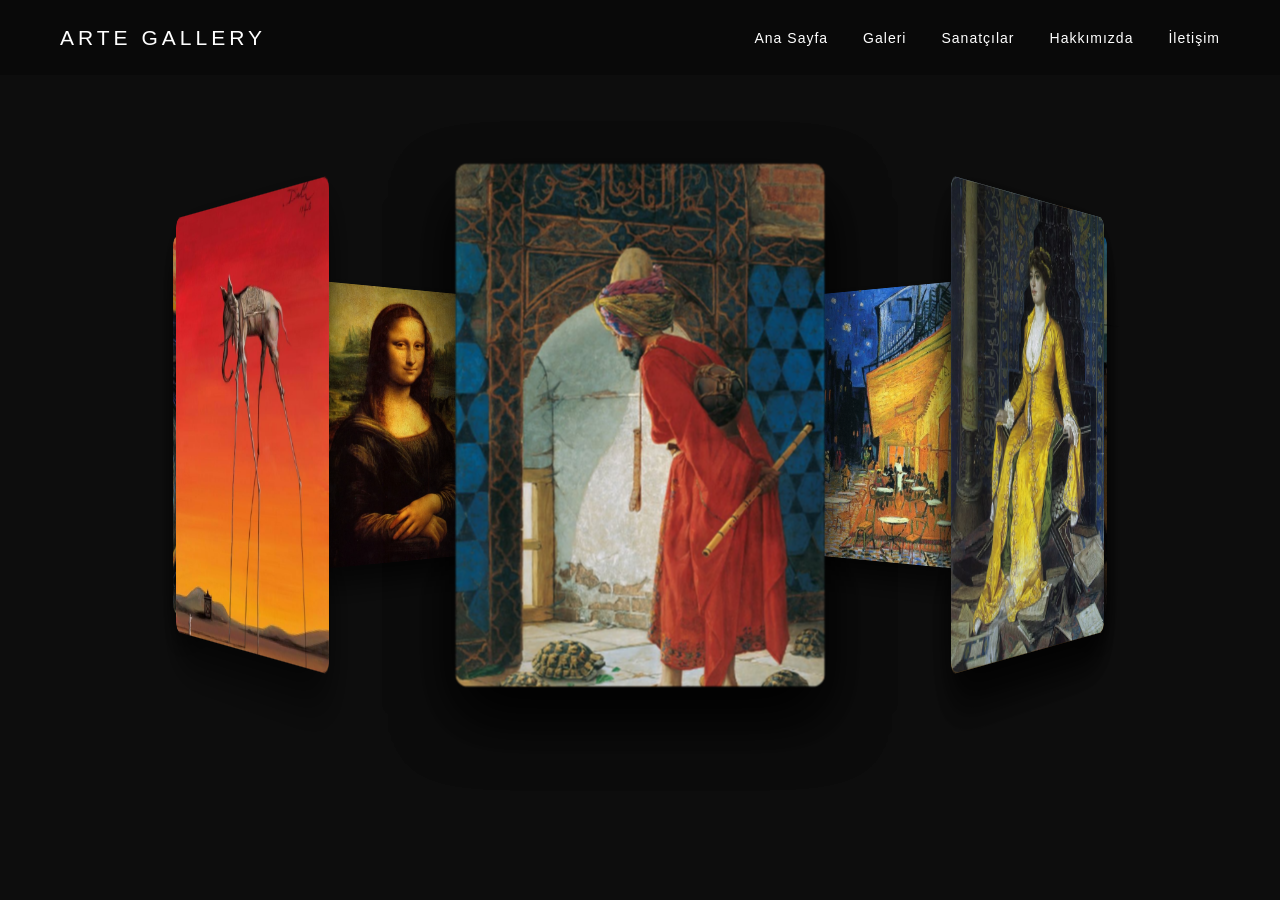
<file: index.html>
<!DOCTYPE html>
<html lang="tr">

<head>
    <meta charset="UTF-8">
    <meta name="viewport" content="width=device-width, initial-scale=1.0">

    <title>Arte Gallery test</title>

    <link rel="stylesheet" href="css/style.css">
</head>

<body>


    <!-- NAVBAR -->
    <nav class="navbar">

        <div class="logo">
            ARTE GALLERY
        </div>

        <ul class="nav-links">
            <li><a href="index.html">Ana Sayfa</a></li>
            <li><a href="galeri.html">Galeri</a></li>
            <li><a href="sanatcilar.html">Sanatçılar</a></li>
            <li><a href="hakkimizda.html">Hakkımızda</a></li>
            <li><a href="iletisim.html">İletişim</a></li>
        </ul>

    </nav>


    <!-- HEADER -->
    <header class="header">


    <!-- GALERİ -->
    <main class="gallery-container">

        <div class="carousel" id="carousel">

            <div class="card" style="--i: 0;">
                <img src="images/eser1.png" alt="Sanat eseri 1">
            </div>

            <div class="card" style="--i: 1;">
                <img src="images/eser2.png" alt="Sanat eseri 2">
            </div>

            <div class="card" style="--i: 2;">
                <img src="images/eser3.png" alt="Sanat eseri 3">
            </div>

            <div class="card" style="--i: 3;">
                <img src="images/eser4.png" alt="Sanat eseri 4">
            </div>

            <div class="card" style="--i: 4;">
                <img src="images/eser5.png" alt="Sanat eseri 5">
            </div>

            <div class="card" style="--i: 5;">
                <img src="images/eser6.png" alt="Sanat eseri 6">
            </div>

            <div class="card" style="--i: 6;">
                <img src="images/eser7.png" alt="Sanat eseri 7">
            </div>

            <div class="card" style="--i: 7;">
                <img src="images/eser8.png" alt="Sanat eseri 8">
            </div>
            
            <div class="card" style="--i: 8;">
                <img src="images/eser9.png" alt="Sanat eseri 9">
            </div>
            
            <div class="card" style="--i: 9;">
                <img src="images/eser10.png" alt="Sanat eseri 10">
            </div>

        </div>

    </main>


    <!-- JAVASCRIPT -->
    <script src="js/script.js"></script>

</body>

</html>
</file>
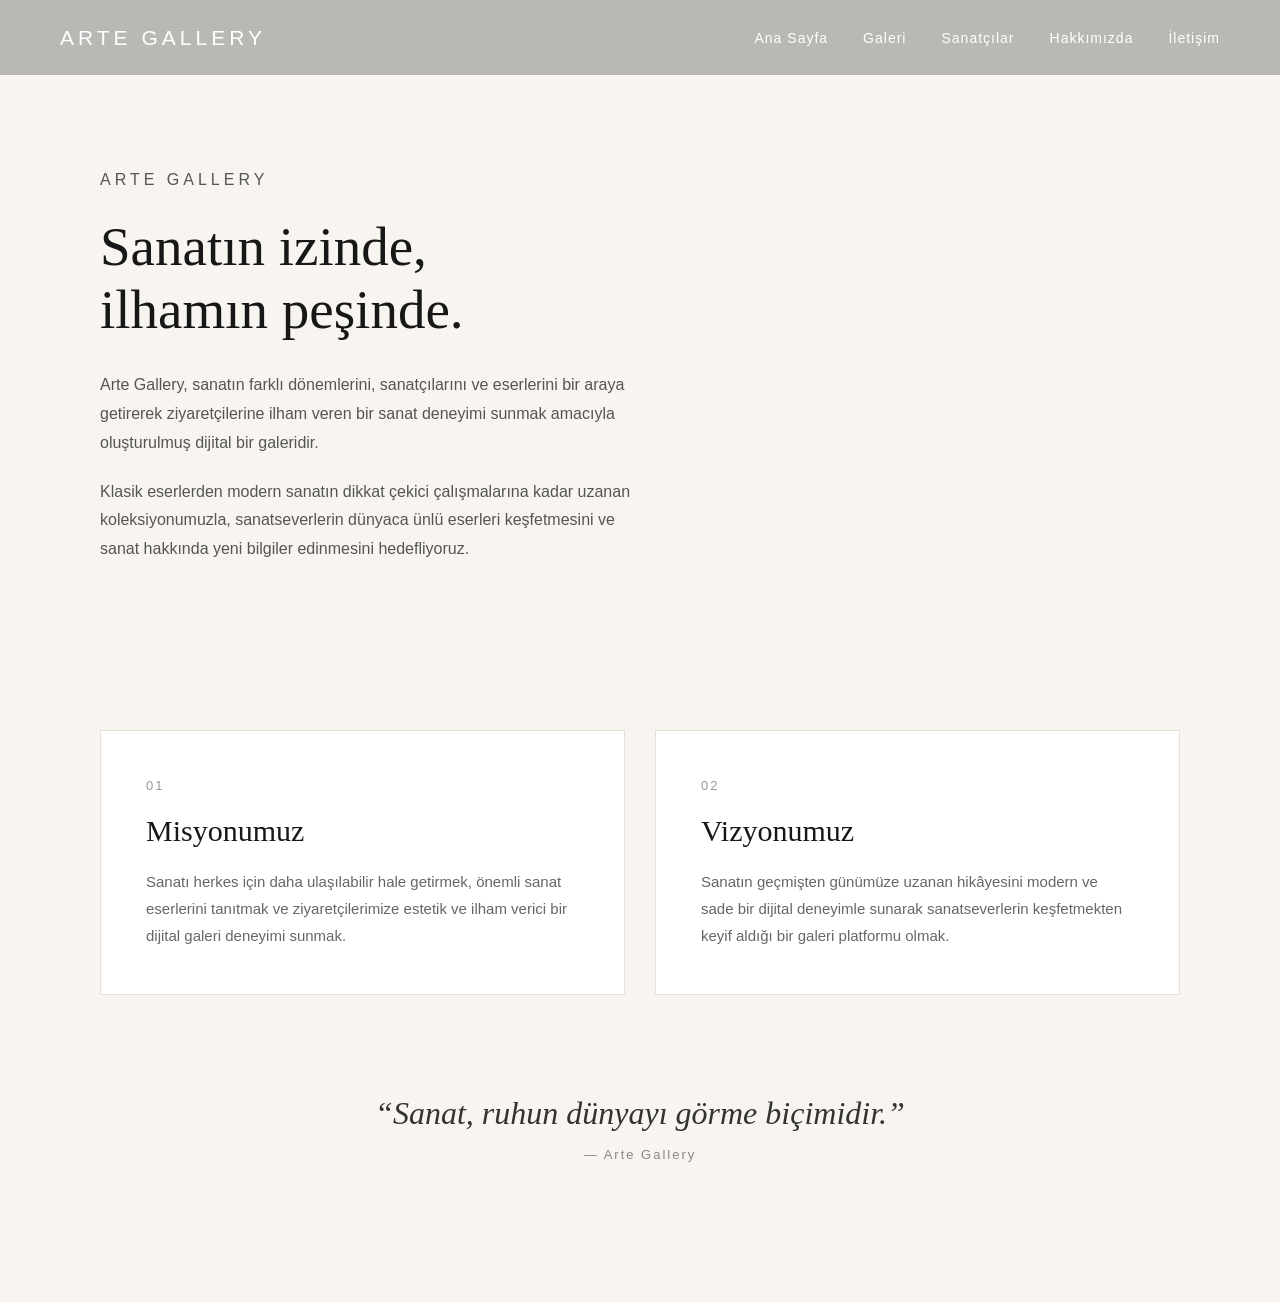
<file: hakkimizda.html>
<!DOCTYPE html>
<html lang="tr">

<head>

    <meta charset="UTF-8">

    <meta name="viewport" content="width=device-width, initial-scale=1.0">

    <title>Hakkımızda | Arte Gallery</title>

    <link rel="stylesheet" href="css/style.css">

</head>


<body class="about-body">


    <!-- NAVBAR -->

    <nav class="navbar">

        <div class="logo">

            <a href="index.html">ARTE GALLERY</a>

        </div>


        <ul class="nav-links">

            <li><a href="index.html">Ana Sayfa</a></li>

            <li><a href="galeri.html">Galeri</a></li>

            <li><a href="sanatcilar.html">Sanatçılar</a></li>

            <li><a href="hakkimizda.html">Hakkımızda</a></li>

            <li><a href="iletisim.html">İletişim</a></li>

        </ul>

    </nav>



    <!-- HAKKIMIZDA -->

    <main class="about-page">


        <section class="about-hero">

            <div class="about-text">

                <p class="about-small-title">ARTE GALLERY</p>

                <h1>Sanatın izinde,<br>ilhamın peşinde.</h1>

                <p>
                    Arte Gallery, sanatın farklı dönemlerini, sanatçılarını
                    ve eserlerini bir araya getirerek ziyaretçilerine
                    ilham veren bir sanat deneyimi sunmak amacıyla
                    oluşturulmuş dijital bir galeridir.
                </p>

                <p>
                    Klasik eserlerden modern sanatın dikkat çekici
                    çalışmalarına kadar uzanan koleksiyonumuzla,
                    sanatseverlerin dünyaca ünlü eserleri keşfetmesini
                    ve sanat hakkında yeni bilgiler edinmesini hedefliyoruz.
                </p>

            </div>



        </section>



        <!-- MISYON VIZYON -->

        <section class="mission-section">


            <div class="mission-card">

                <span>01</span>

                <h2>Misyonumuz</h2>

                <p>
                    Sanatı herkes için daha ulaşılabilir hale getirmek,
                    önemli sanat eserlerini tanıtmak ve ziyaretçilerimize
                    estetik ve ilham verici bir dijital galeri deneyimi
                    sunmak.
                </p>

            </div>


            <div class="mission-card">

                <span>02</span>

                <h2>Vizyonumuz</h2>

                <p>
                    Sanatın geçmişten günümüze uzanan hikâyesini modern
                    ve sade bir dijital deneyimle sunarak sanatseverlerin
                    keşfetmekten keyif aldığı bir galeri platformu olmak.
                </p>

            </div>


        </section>



        <!-- ALT BILGI -->

        <section class="about-quote">

            <p>
                “Sanat, ruhun dünyayı görme biçimidir.”
            </p>

            <span>— Arte Gallery</span>

        </section>


    </main>


</body>

</html>
</file>
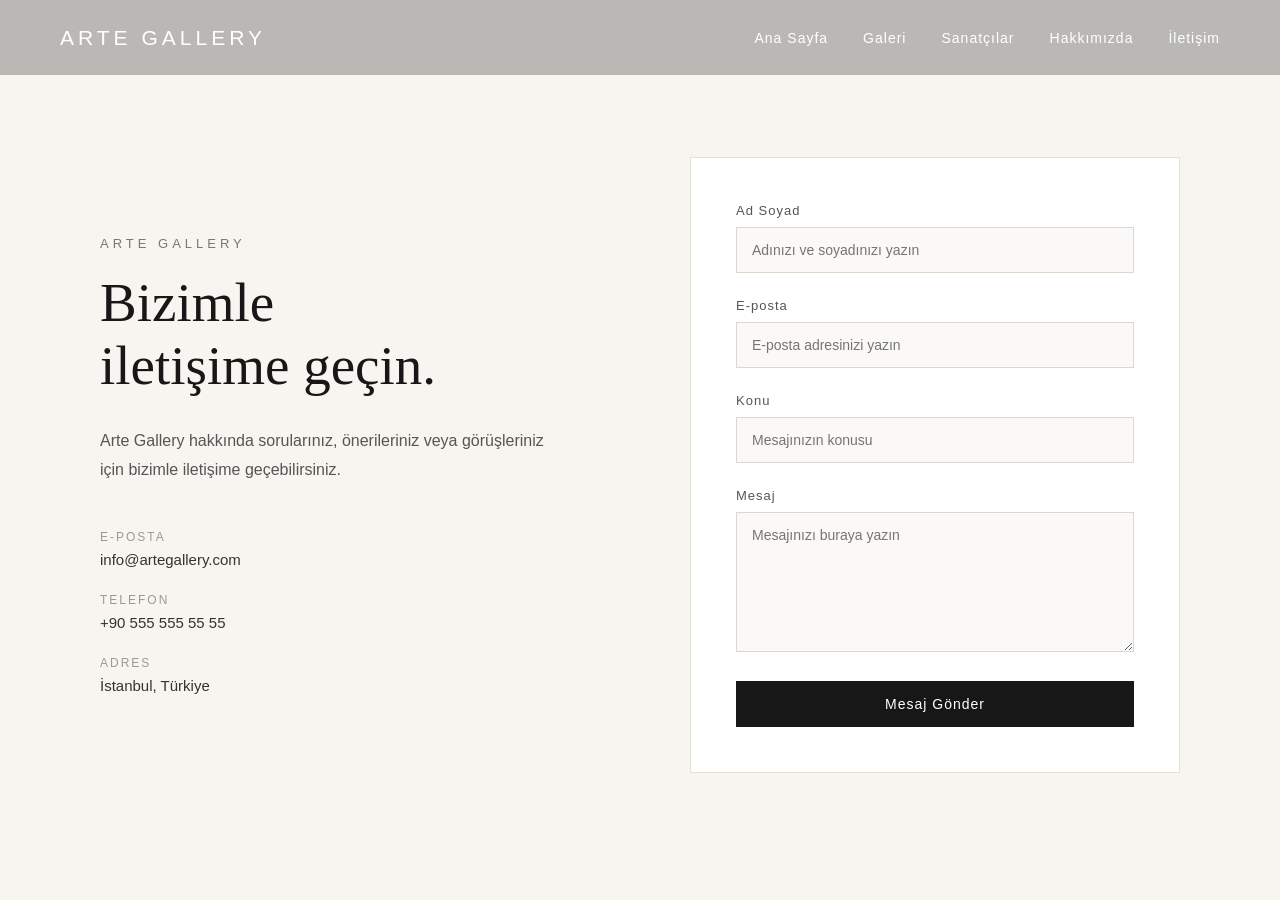
<file: iletisim.html>
<!DOCTYPE html>
<html lang="tr">

<head>

    <meta charset="UTF-8">

    <meta name="viewport" content="width=device-width, initial-scale=1.0">

    <title>İletişim | Arte Gallery</title>

    <link rel="stylesheet" href="css/style.css">

</head>


<body class="contact-body">


    <!-- NAVBAR -->

    <nav class="navbar">

        <div class="logo">

            <a href="index.html">ARTE GALLERY</a>

        </div>


        <ul class="nav-links">

            <li><a href="index.html">Ana Sayfa</a></li>

            <li><a href="galeri.html">Galeri</a></li>

            <li><a href="sanatcilar.html">Sanatçılar</a></li>

            <li><a href="hakkimizda.html">Hakkımızda</a></li>

            <li><a href="iletisim.html">İletişim</a></li>

        </ul>

    </nav>



    <!-- İLETİŞİM -->

    <main class="contact-page">


        <section class="contact-hero">


            <!-- SOL TARAF -->

            <div class="contact-info">

                <p class="contact-small-title">ARTE GALLERY</p>

                <h1>Bizimle<br>iletişime geçin.</h1>

                <p class="contact-description">

                    Arte Gallery hakkında sorularınız, önerileriniz
                    veya görüşleriniz için bizimle iletişime geçebilirsiniz.

                </p>


                <div class="contact-details">

                    <div class="contact-item">

                        <span>E-posta</span>

                        <p>info@artegallery.com</p>

                    </div>


                    <div class="contact-item">

                        <span>Telefon</span>

                        <p>+90 555 555 55 55</p>

                    </div>


                    <div class="contact-item">

                        <span>Adres</span>

                        <p>İstanbul, Türkiye</p>

                    </div>

                </div>

            </div>



            <!-- SAĞ TARAF FORM -->

            <div class="contact-form-box">

                <form>


                    <div class="form-group">

                        <label for="name">Ad Soyad</label>

                        <input
                            type="text"
                            id="name"
                            placeholder="Adınızı ve soyadınızı yazın"
                        >

                    </div>


                    <div class="form-group">

                        <label for="email">E-posta</label>

                        <input
                            type="email"
                            id="email"
                            placeholder="E-posta adresinizi yazın"
                        >

                    </div>


                    <div class="form-group">

                        <label for="subject">Konu</label>

                        <input
                            type="text"
                            id="subject"
                            placeholder="Mesajınızın konusu"
                        >

                    </div>


                    <div class="form-group">

                        <label for="message">Mesaj</label>

                        <textarea
                            id="message"
                            rows="6"
                            placeholder="Mesajınızı buraya yazın"
                        ></textarea>

                    </div>


                    <button type="submit">

                        Mesaj Gönder

                    </button>


                </form>

            </div>


        </section>


    </main>


</body>

</html>
</file>
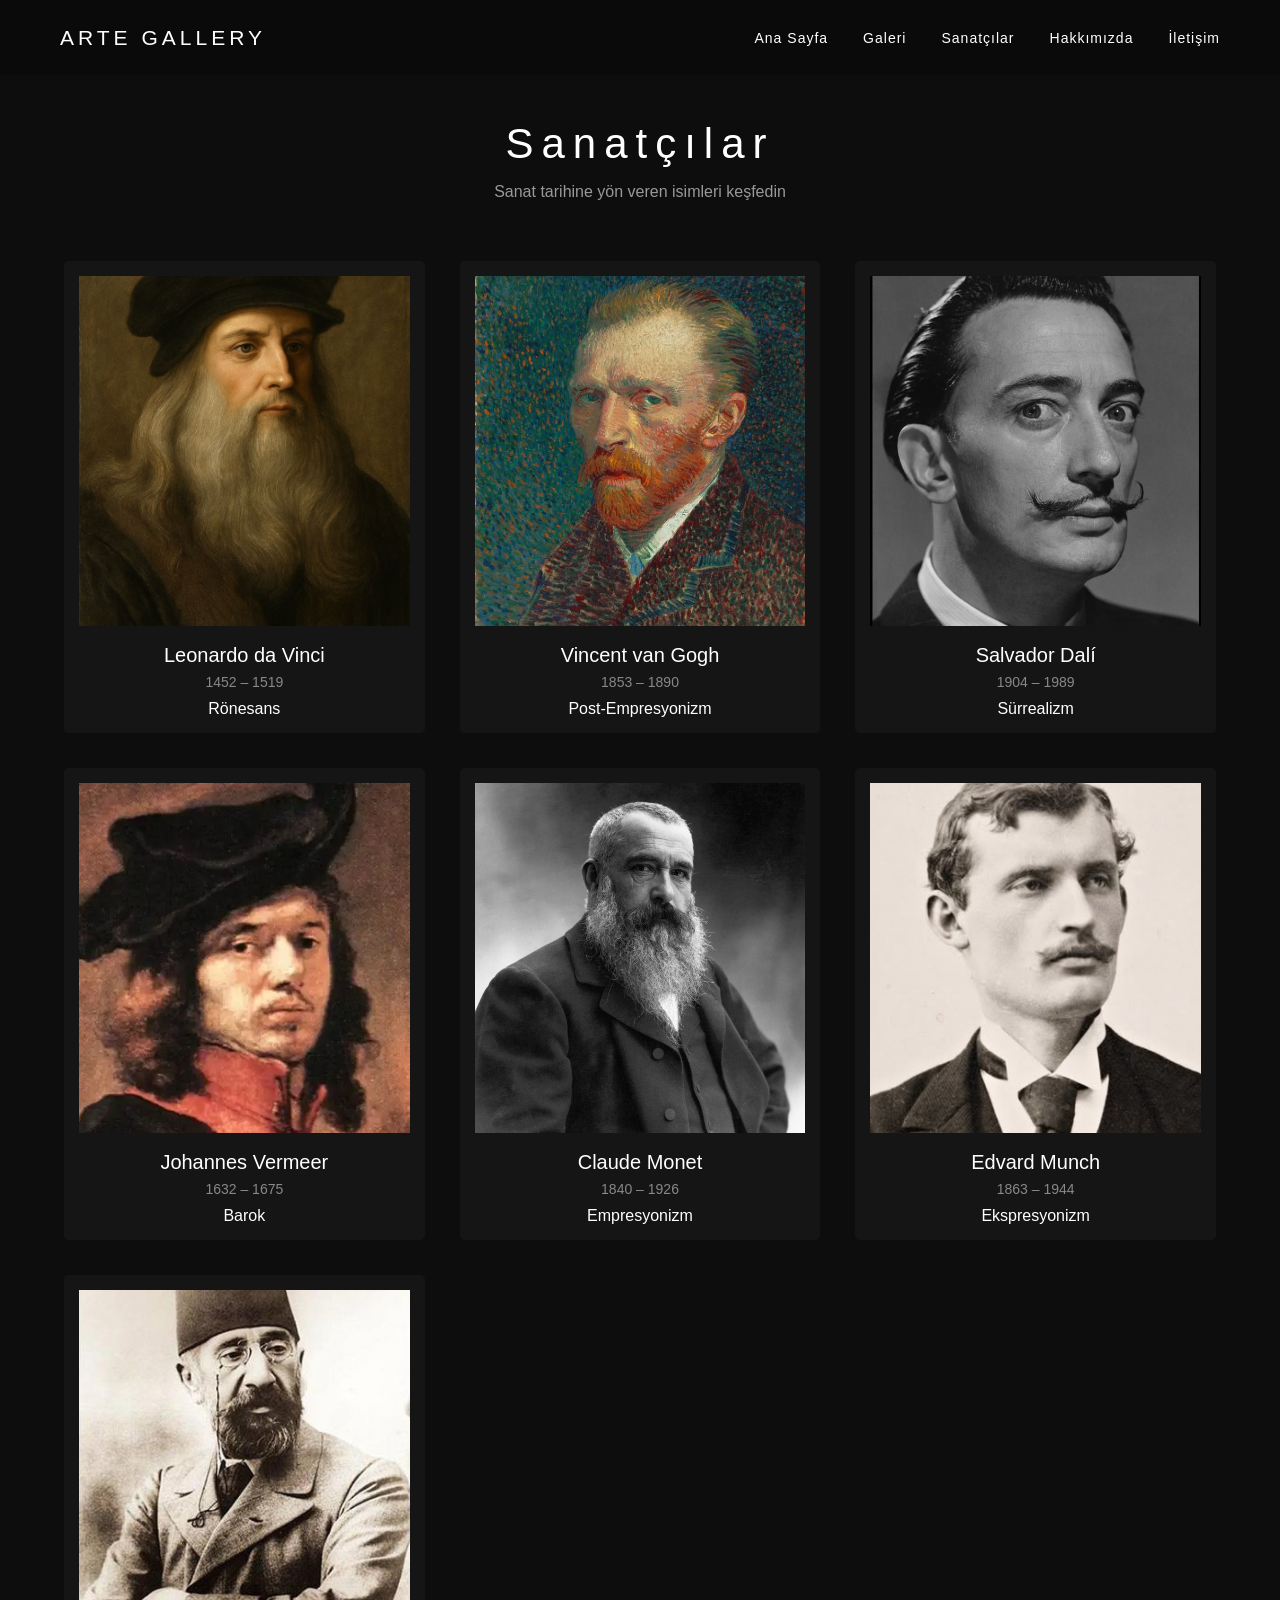
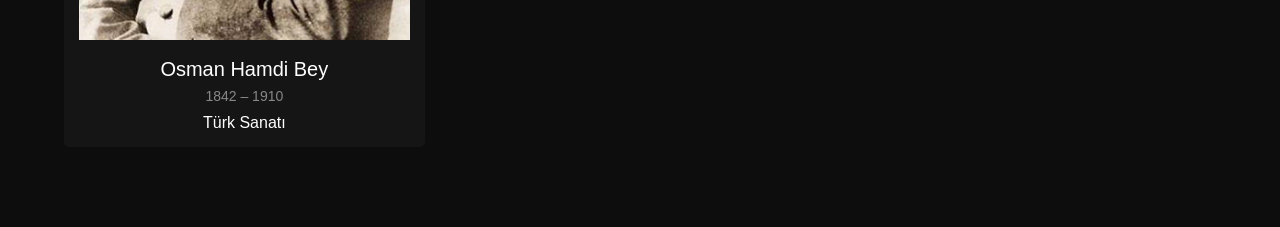
<file: sanatcilar.html>
<!DOCTYPE html>
<html lang="tr">

<head>

    <meta charset="UTF-8">

    <meta name="viewport" content="width=device-width, initial-scale=1.0">

    <title>Sanatçılar | Arte Gallery</title>

    <link rel="stylesheet" href="css/style.css">

</head>


<body class="artists-body">


    <!-- NAVBAR -->

    <nav class="navbar">

        <div class="logo">
            <a href="index.html">ARTE GALLERY</a>
        </div>


        <ul class="nav-links">

            <li>
                <a href="index.html">Ana Sayfa</a>
            </li>

            <li>
                <a href="galeri.html">Galeri</a>
            </li>

            <li>
                <a href="sanatcilar.html">Sanatçılar</a>
            </li>

            <li>
                <a href="hakkimizda.html">Hakkımızda</a>
            </li>

            <li>
                <a href="iletisim.html">İletişim</a>
            </li>

        </ul>

    </nav>



    <!-- SANATÇILAR -->

    <main class="artists-page">


        <h1>Sanatçılar</h1>

        <p class="artists-subtitle">
            Sanat tarihine yön veren isimleri keşfedin
        </p>


        <div class="artists-grid">


            <!-- SANATÇI 1 -->

            <div class="artist-card">

                <img src="images/leonardo.png" alt="Leonardo da Vinci">

                <div class="artist-info">

                    <h2>Leonardo da Vinci</h2>

                    <p>1452 – 1519</p>

                    <span>Rönesans</span>

                </div>

            </div>



            <!-- SANATÇI 2 -->

            <div class="artist-card">

                <img src="images/van-gogh.png" alt="Vincent van Gogh">

                <div class="artist-info">

                    <h2>Vincent van Gogh</h2>

                    <p>1853 – 1890</p>

                    <span>Post-Empresyonizm</span>

                </div>

            </div>



            <!-- SANATÇI 3 -->

            <div class="artist-card">

                <img src="images/dali.png" alt="Salvador Dalí">

                <div class="artist-info">

                    <h2>Salvador Dalí</h2>

                    <p>1904 – 1989</p>

                    <span>Sürrealizm</span>

                </div>

            </div>



            <!-- SANATÇI 4 -->

            <div class="artist-card">

                <img src="images/vermeer.png" alt="Johannes Vermeer">

                <div class="artist-info">

                    <h2>Johannes Vermeer</h2>

                    <p>1632 – 1675</p>

                    <span>Barok</span>

                </div>

            </div>



            <!-- SANATÇI 5 -->

            <div class="artist-card">

                <img src="images/monet.png" alt="Claude Monet">

                <div class="artist-info">

                    <h2>Claude Monet</h2>

                    <p>1840 – 1926</p>

                    <span>Empresyonizm</span>

                </div>

            </div>



            <!-- SANATÇI 6 -->

            <div class="artist-card">

                <img src="images/munch.png" alt="Edvard Munch">

                <div class="artist-info">

                    <h2>Edvard Munch</h2>

                    <p>1863 – 1944</p>

                    <span>Ekspresyonizm</span>

                </div>

            </div>



            <!-- SANATÇI 7 -->

            <div class="artist-card">

                <img src="images/osman-hamdi.png" alt="Osman Hamdi Bey">

                <div class="artist-info">

                    <h2>Osman Hamdi Bey</h2>

                    <p>1842 – 1910</p>

                    <span>Türk Sanatı</span>

                </div>

            </div>


        </div>

    </main>


</body>

</html>
</file>
<file: css/style.css>
/* ========================================
   GENEL
   ======================================== */

* {
    margin: 0;
    padding: 0;
    box-sizing: border-box;
}

body {
    background: #0d0d0d;
    color: white;
    font-family: 'Segoe UI', sans-serif;
    min-height: 100vh;
    overflow: hidden;
}


/* ========================================
   HEADER
   ======================================== */

.header {
    text-align: center;
    padding-top: 40px;
}

.header h1 {
    font-size: 32px;
    letter-spacing: 5px;
    font-weight: 500;
}

.header p {
    margin-top: 10px;
    color: #888;
    font-size: 14px;
}


/* ========================================
   ANA SAYFA GALERİ / CAROUSEL
   ======================================== */

.gallery-container {
    height: calc(100vh - 130px);

    display: flex;
    justify-content: center;
    align-items: center;

    perspective: 1200px;

    user-select: none;
    cursor: grab;
}

.gallery-container:active {
    cursor: grabbing;
}


/* ========================================
   3D CAROUSEL
   ======================================== */

.carousel {
    position: relative;

    width: 240px;
    height: 340px;

    transform-style: preserve-3d;

    transition: transform 0.1s ease-out;
}


/* ========================================
   CAROUSEL KARTLARI
   ======================================== */

.card {
    position: absolute;

    top: 0;
    left: 0;

    width: 100%;
    height: 100%;

    border-radius: 8px;

    overflow: hidden;

    box-shadow:
        0 20px 40px rgba(0, 0, 0, 0.7);

    transform:
        rotateY(calc(var(--i) * 45deg))
        translateZ(420px);

    transition: filter 0.3s;
}


/* CAROUSEL RESİMLERİ */

.card img {
    width: 100%;
    height: 100%;

    object-fit: cover;

    pointer-events: none;
}


/* ========================================
   NAVBAR
   ======================================== */

.navbar {
    width: 100%;
    height: 75px;

    display: flex;
    align-items: center;
    justify-content: space-between;

    padding: 0 60px;

    position: absolute;
    top: 0;
    left: 0;

    z-index: 1000;

    background: rgba(0, 0, 0, 0.25);
}

.logo {
    color: white;
    font-size: 21px;
    letter-spacing: 4px;
    font-weight: 500;
}

.nav-links {
    display: flex;
    gap: 35px;

    list-style: none;

    margin: 0;
    padding: 0;
}

.nav-links a {
    color: white;
    text-decoration: none;

    font-size: 14px;
    letter-spacing: 1px;

    transition: 0.3s;
}

.nav-links a:hover {
    color: #aaa;
}


/* ========================================
   GALERİ SAYFASI
   ======================================== */

/*
   SADECE GALERİ SAYFASINDA SCROLL VAR.
   ANA SAYFADAKİ body overflow:hidden
   yapısına dokunmuyoruz.
*/

.gallery-body {
    overflow-x: hidden;
    overflow-y: auto;
}


/* GALERİ ANA ALANI */

.gallery-page {
    width: 90%;
    max-width: 1200px;

    margin: 0 auto;

    padding-top: 120px;
    padding-bottom: 80px;
}


/* ========================================
   GALERİ BAŞLIĞI
   ======================================== */

.gallery-page > h1 {
    text-align: center;

    color: white;

    font-size: 42px;
    font-weight: 400;

    letter-spacing: 8px;

    margin-bottom: 15px;
}

.gallery-subtitle {
    text-align: center;

    color: #999;

    font-size: 16px;

    margin-bottom: 60px;
}


/* ========================================
   3 SÜTUNLU GALERİ
   ======================================== */

.gallery-grid {
    display: grid;

    grid-template-columns: repeat(3, 1fr);

    gap: 35px;
}


/* ========================================
   ESER KARTLARI
   ======================================== */

.gallery-page .art-card {
    background: #151515;

    padding: 15px;

    border-radius: 5px;

    cursor: pointer;

    transition:
        transform 0.4s ease,
        box-shadow 0.4s ease;
}


/* ========================================
   ESER RESİMLERİ
   ======================================== */

.gallery-page .art-card img {
    width: 100%;

    height: 400px;

    object-fit: cover;

    display: block;

    transition: transform 0.4s ease;
}


/* ========================================
   ESER İSMİ
   ======================================== */

.gallery-page .art-card h2 {
    color: white;

    font-size: 18px;

    font-weight: 400;

    margin-top: 18px;
    margin-bottom: 7px;
}


/* ========================================
   SANATÇI
   ======================================== */

.gallery-page .art-card p {
    color: #888;

    font-size: 14px;

    margin: 0;
}


/* ========================================
   HOVER
   ======================================== */

.gallery-page .art-card:hover {
    transform: translateY(-7px);

    box-shadow:
        0 15px 35px rgba(0, 0, 0, 0.6);
}

.gallery-page .art-card:hover img {
    transform: scale(1.03);
}


/* ========================================
   TABLET
   ======================================== */

@media (max-width: 900px) {

    .gallery-grid {
        grid-template-columns: repeat(2, 1fr);
    }

}


/* ========================================
   TELEFON
   ======================================== */

@media (max-width: 600px) {

    .gallery-grid {
        grid-template-columns: 1fr;
    }

    .gallery-page {
        width: 85%;
    }

}
/* ================================= */
/* ESER BİLGİ PENCERESİ */
/* ================================= */

.artwork-modal {

    position: fixed;

    top: 0;
    left: 0;

    width: 100%;
    height: 100%;

    background: rgba(0, 0, 0, 0.85);

    display: flex;

    justify-content: center;

    align-items: center;

    padding: 30px;

    opacity: 0;

    visibility: hidden;

    transition: 0.3s ease;

    z-index: 9999;
}


/* PENCERE AÇILDIĞINDA */

.artwork-modal.active {

    opacity: 1;

    visibility: visible;
}


/* BİLGİ KUTUSU */

.artwork-box {

    position: relative;

    width: 850px;

    max-width: 95%;

    max-height: 90vh;

    background: #151515;

    border-radius: 8px;

    overflow: auto;

    display: flex;

    box-shadow: 0 20px 60px rgba(0, 0, 0, 0.8);

    transform: scale(0.9);

    transition: 0.3s ease;
}


/* AÇILIRKEN BÜYÜME */

.artwork-modal.active .artwork-box {

    transform: scale(1);
}


/* ESER RESMİ */

.artwork-box > img {

    width: 45%;

    min-height: 450px;

    object-fit: cover;
}


/* YAZI ALANI */

.modal-content {

    flex: 1;

    padding: 50px 40px;

    display: flex;

    flex-direction: column;

    justify-content: center;
}


/* ESER ADI */

.modal-content h2 {

    color: white;

    font-size: 30px;

    font-weight: 400;

    margin-bottom: 10px;
}


/* SANATÇI */

.modal-content h3 {

    color: #999;

    font-size: 16px;

    font-weight: 400;

    margin-bottom: 25px;
}


/* AÇIKLAMA */

.modal-content p {

    color: #ccc;

    font-size: 15px;

    line-height: 1.8;
}


/* KAPATMA X */

.close-modal {

    position: absolute;

    top: 15px;
    right: 20px;

    width: 35px;
    height: 35px;

    border: none;

    background: rgba(0, 0, 0, 0.6);

    color: white;

    font-size: 28px;

    line-height: 30px;

    cursor: pointer;

    border-radius: 50%;

    z-index: 10;

    transition: 0.3s;
}


/* X ÜZERİNE GELİNCE */

.close-modal:hover {

    background: #333;

    transform: rotate(90deg);
}


/* TELEFON */

@media (max-width: 700px) {

    .artwork-box {

        flex-direction: column;

        max-height: 90vh;
    }


    .artwork-box > img {

        width: 100%;

        height: 300px;

        min-height: 0;
    }


    .modal-content {

        padding: 30px 25px;
    }


    .modal-content h2 {

        font-size: 24px;
    }

}
.logo a {
    color: white;
    text-decoration: none;
}

/* ========================================
   SANATÇILAR SAYFASI
   ======================================== */

.artists-body {
    overflow-x: hidden;
    overflow-y: auto;
}


/* SANATÇILAR ANA ALANI */

.artists-page {
    width: 90%;
    max-width: 1200px;

    margin: 0 auto;

    padding-top: 120px;
    padding-bottom: 80px;
}


/* BAŞLIK */

.artists-page > h1 {
    text-align: center;

    color: white;

    font-size: 42px;
    font-weight: 400;

    letter-spacing: 8px;

    margin-bottom: 15px;
}


.artists-subtitle {
    text-align: center;

    color: #999;

    font-size: 16px;

    margin-bottom: 60px;
}


/* ========================================
   3 SÜTUNLU SANATÇI LİSTESİ
   ======================================== */

.artists-grid {
    display: grid;

    grid-template-columns: repeat(3, 1fr);

    gap: 35px;
}


/* ========================================
   SANATÇI KARTI
   ======================================== */

.artist-card {
    background: #151515;

    padding: 15px;

    border-radius: 5px;

    text-align: center;

    cursor: pointer;

    transition:
        transform 0.4s ease,
        box-shadow 0.4s ease;
}


/* SANATÇI FOTOĞRAFI */

.artist-card img {
    width: 100%;

    height: 350px;

    object-fit: cover;

    display: block;

    transition: transform 0.4s ease;
}


/* SANATÇI ADI */

.artist-card h2 {
    color: white;

    font-size: 20px;

    font-weight: 400;

    margin-top: 18px;

    margin-bottom: 7px;
}


/* SANATÇI BİLGİSİ */

.artist-card p {
    color: #888;

    font-size: 14px;

    margin-bottom: 10px;
}


/* HOVER */

.artist-card:hover {
    transform: translateY(-7px);

    box-shadow:
        0 15px 35px rgba(0, 0, 0, 0.6);
}


.artist-card:hover img {
    transform: scale(1.03);
}


/* ========================================
   TABLET
   ======================================== */

@media (max-width: 900px) {

    .artists-grid {
        grid-template-columns: repeat(2, 1fr);
    }

}


/* ========================================
   TELEFON
   ======================================== */

@media (max-width: 600px) {

    .artists-grid {
        grid-template-columns: 1fr;
    }

    .artists-page {
        width: 85%;
    }

}

/* =========================
   HAKKIMIZDA SAYFASI
========================= */

.about-body {
    background-color: #f8f5f0;
    color: #171717;
    overflow-x: hidden;
    overflow-y: auto;
}


/* ANA ALAN */

.about-page {
    max-width: 1200px;
    margin: 0 auto;
    padding: 100px 60px;
}


/* ÜST BÖLÜM */

.about-hero {
    display: flex;
    align-items: center;
    justify-content: space-between;
    gap: 80px;
    min-height: 550px;
}


/* YAZI */

.about-text {
    width: 50%;
}

.about-small-title {
    font-size: 13px;
    letter-spacing: 4px;
    margin-bottom: 20px;
    color: #777;
}


.about-text h1 {
    font-family: Georgia, serif;
    font-size: 55px;
    font-weight: 400;
    line-height: 1.15;
    margin-bottom: 30px;
}


.about-text p {
    font-size: 16px;
    line-height: 1.8;
    color: #555;
    margin-bottom: 20px;
}


/* GÖRSEL */

.about-image {
    width: 45%;
}


.about-image img {
    width: 100%;
    height: 520px;
    object-fit: cover;
    display: block;
}


/* MİSYON VİZYON */

.mission-section {
    display: grid;
    grid-template-columns: 1fr 1fr;
    gap: 30px;
    margin-top: 80px;
}


.mission-card {
    background-color: white;
    padding: 45px;
    border: 1px solid #e5e0d8;
}


.mission-card span {
    font-size: 13px;
    letter-spacing: 2px;
    color: #999;
}


.mission-card h2 {
    font-family: Georgia, serif;
    font-size: 30px;
    font-weight: 400;
    margin: 20px 0;
}


.mission-card p {
    color: #666;
    line-height: 1.8;
    font-size: 15px;
}


/* ALINTI */

.about-quote {
    text-align: center;
    padding: 100px 20px 40px;
}


.about-quote p {
    font-family: Georgia, serif;
    font-size: 32px;
    font-style: italic;
    color: #333;
}


.about-quote span {
    display: block;
    margin-top: 15px;
    font-size: 13px;
    letter-spacing: 2px;
    color: #888;
}


/* MOBİL */

@media (max-width: 768px) {

    .about-page {
        padding: 60px 25px;
    }

    .about-hero {
        flex-direction: column;
        gap: 40px;
    }

    .about-text,
    .about-image {
        width: 100%;
    }

    .about-text h1 {
        font-size: 40px;
    }

    .about-image img {
        height: 400px;
    }

    .mission-section {
        grid-template-columns: 1fr;
    }

}

/* ========================================
   İLETİŞİM SAYFASI
   ======================================== */

.contact-body {
    background-color: #f8f5f0;
    color: #171717;

    overflow-x: hidden;
    overflow-y: auto;
}


/* ANA ALAN */

.contact-page {
    max-width: 1200px;
    margin: 0 auto;

    padding: 140px 60px 100px;
}


/* İLETİŞİM BÖLÜMÜ */

.contact-hero {
    display: grid;

    grid-template-columns: 1fr 1fr;

    gap: 100px;

    align-items: center;

    min-height: 650px;
}


/* SOL TARAF */

.contact-info {
    padding-right: 30px;
}


.contact-small-title {
    font-size: 13px;

    letter-spacing: 4px;

    color: #777;

    margin-bottom: 20px;
}


.contact-info h1 {
    font-family: Georgia, serif;

    font-size: 55px;

    font-weight: 400;

    line-height: 1.15;

    margin-bottom: 30px;
}


.contact-description {
    color: #555;

    font-size: 16px;

    line-height: 1.8;

    max-width: 500px;

    margin-bottom: 45px;
}


/* İLETİŞİM BİLGİLERİ */

.contact-details {
    display: flex;

    flex-direction: column;

    gap: 25px;
}


.contact-item span {
    display: block;

    font-size: 12px;

    letter-spacing: 2px;

    text-transform: uppercase;

    color: #999;

    margin-bottom: 7px;
}


.contact-item p {
    font-size: 15px;

    color: #333;
}


/* FORM KUTUSU */

.contact-form-box {
    background-color: white;

    padding: 45px;

    border: 1px solid #e5e0d8;
}


/* FORM */

.form-group {
    margin-bottom: 25px;
}


.form-group label {
    display: block;

    font-size: 13px;

    color: #555;

    margin-bottom: 9px;

    letter-spacing: 1px;
}


.form-group input,
.form-group textarea {
    width: 100%;

    padding: 14px 15px;

    border: 1px solid #ddd7cf;

    background-color: #faf9f7;

    font-family: 'Segoe UI', sans-serif;

    font-size: 14px;

    color: #222;

    outline: none;

    transition: 0.3s;
}


.form-group textarea {
    resize: vertical;

    min-height: 140px;
}


.form-group input:focus,
.form-group textarea:focus {
    border-color: #999;

    background-color: white;
}


/* GÖNDER BUTONU */

.contact-form-box button {
    width: 100%;

    padding: 15px;

    border: none;

    background-color: #171717;

    color: white;

    font-size: 14px;

    letter-spacing: 1px;

    cursor: pointer;

    transition: 0.3s;
}


.contact-form-box button:hover {
    background-color: #444;
}


/* ========================================
   MOBİL
   ======================================== */

@media (max-width: 768px) {

    .contact-page {
        padding: 100px 25px 60px;
    }


    .contact-hero {
        grid-template-columns: 1fr;

        gap: 50px;
    }


    .contact-info {
        padding-right: 0;
    }


    .contact-info h1 {
        font-size: 40px;
    }


    .contact-form-box {
        padding: 30px 25px;
    }

}
</file>
